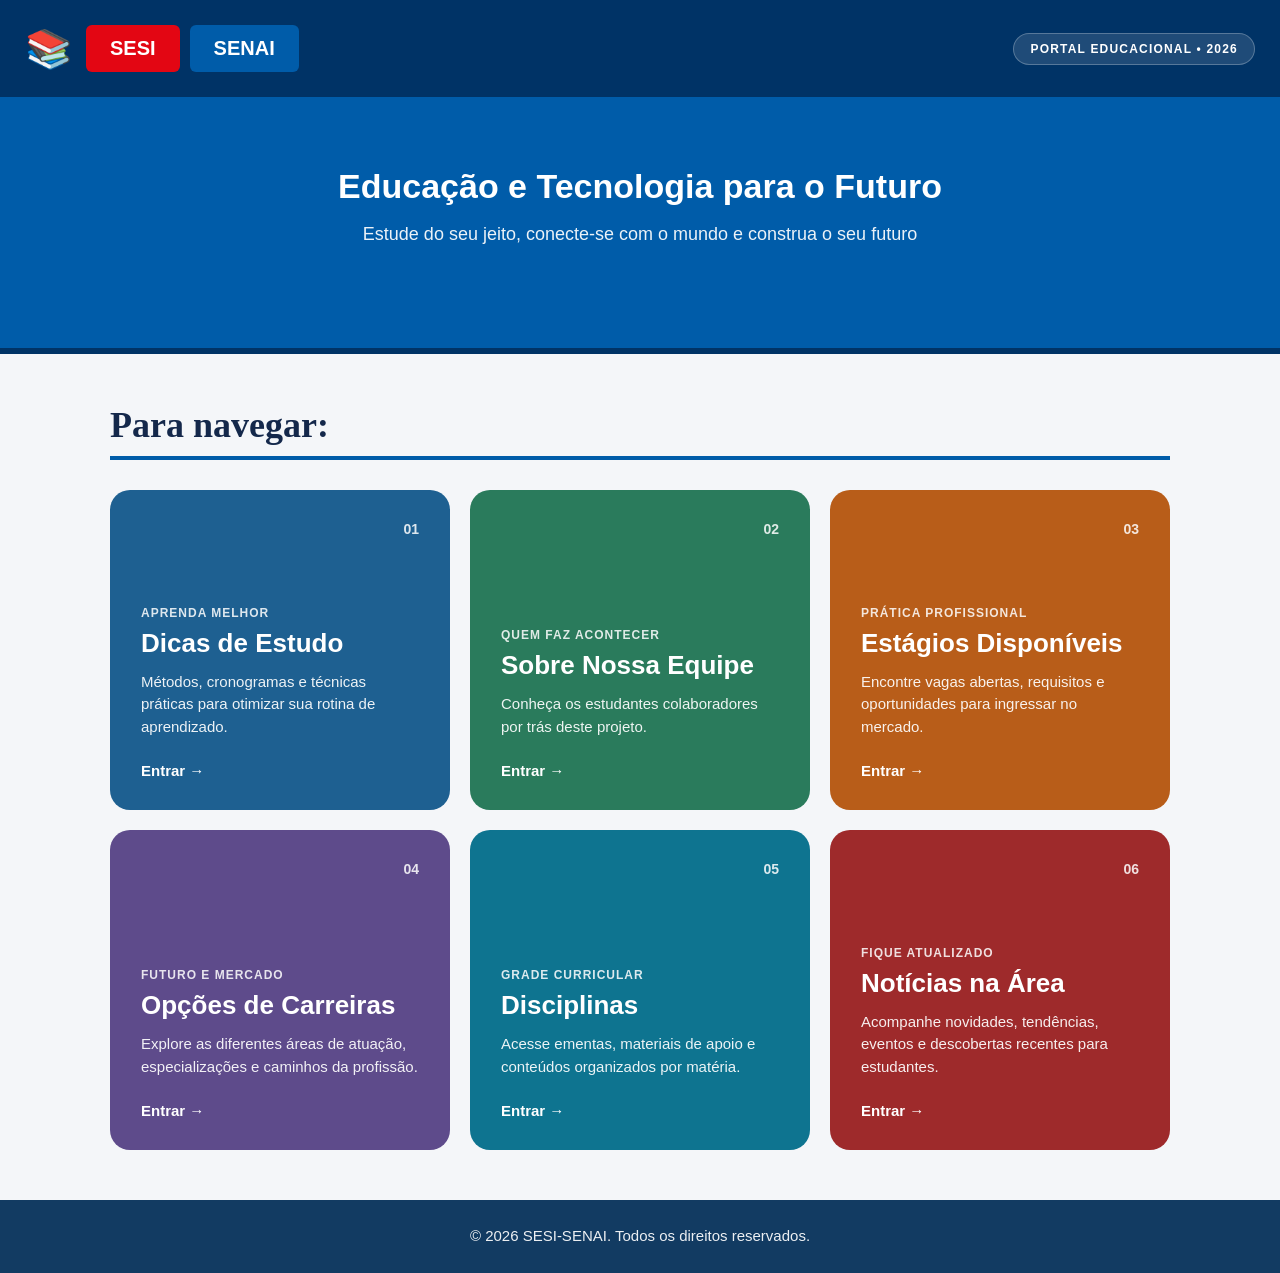
<file: index.html>
<!doctype html>
<html lang="pt-BR">
    <head>
        <meta charset="UTF-8" />
        <link rel="stylesheet" href="css/style.css" />
        <title>Portal Educacional | SESI-SENAI</title>
    </head>
    <body>
        <header>
            <span class="icone-livros">📚</span>
            <a href="#" class="btn sesi">SESI</a>
            <a href="#" class="btn senai">SENAI</a>

            <span class="tag">PORTAL EDUCACIONAL • 2026</span>
        </header>

        <main>
            <section id="inicio" class="banner">
                <h1>Educação e Tecnologia para o Futuro</h1>
                <p>Estude do seu jeito, conecte-se com o mundo e construa o seu futuro</p>
            </section>

            <section class="navegacao">
                <h1>Para navegar:</h1>

                <section class="lista-cards">
                    <a href="pages/dicas.html" class="card cor-1">
                        <span class="numero">01</span>
                        <small>APRENDA MELHOR</small>
                        <h2>Dicas de Estudo</h2>
                        <p>
                            Métodos, cronogramas e técnicas práticas para otimizar sua rotina de
                            aprendizado.
                        </p>
                        <span class="botao">Entrar →</span>
                    </a>

                    <a href="pages/sobre.html" class="card cor-2">
                        <span class="numero">02</span>
                        <small>QUEM FAZ ACONTECER</small>
                        <h2>Sobre Nossa Equipe</h2>
                        <p>Conheça os estudantes colaboradores por trás deste projeto.</p>
                        <span class="botao">Entrar →</span>
                    </a>

                    <a href="pages/estagio.html" class="card cor-3">
                        <span class="numero">03</span>
                        <small>PRÁTICA PROFISSIONAL</small>
                        <h2>Estágios Disponíveis</h2>
                        <p>
                            Encontre vagas abertas, requisitos e oportunidades para ingressar no
                            mercado.
                        </p>
                        <span class="botao">Entrar →</span>
                    </a>

                    <a href="pages/carreiras.html" class="card cor-4">
                        <span class="numero">04</span>
                        <small>FUTURO E MERCADO</small>
                        <h2>Opções de Carreiras</h2>
                        <p>
                            Explore as diferentes áreas de atuação, especializações e caminhos da
                            profissão.
                        </p>
                        <span class="botao">Entrar →</span>
                    </a>

                    <a href="pages/disciplina.html" class="card cor-5">
                        <span class="numero">05</span>
                        <small>GRADE CURRICULAR</small>
                        <h2>Disciplinas</h2>
                        <p>
                            Acesse ementas, materiais de apoio e conteúdos organizados por matéria.
                        </p>
                        <span class="botao">Entrar →</span>
                    </a>

                    <a href="pages/noticias/NoticiaspaginaInicial.html" class="card cor-6">
                        <span class="numero">06</span>
                        <small>FIQUE ATUALIZADO</small>
                        <h2>Notícias na Área</h2>
                        <p>
                            Acompanhe novidades, tendências, eventos e descobertas recentes para
                            estudantes.
                        </p>
                        <span class="botao">Entrar →</span>
                    </a>
                </section>
            </section>
        </main>
        <footer>
            <p>&copy; 2026 SESI-SENAI. Todos os direitos reservados.</p>
        </footer>
    </body>
</html>
</file>
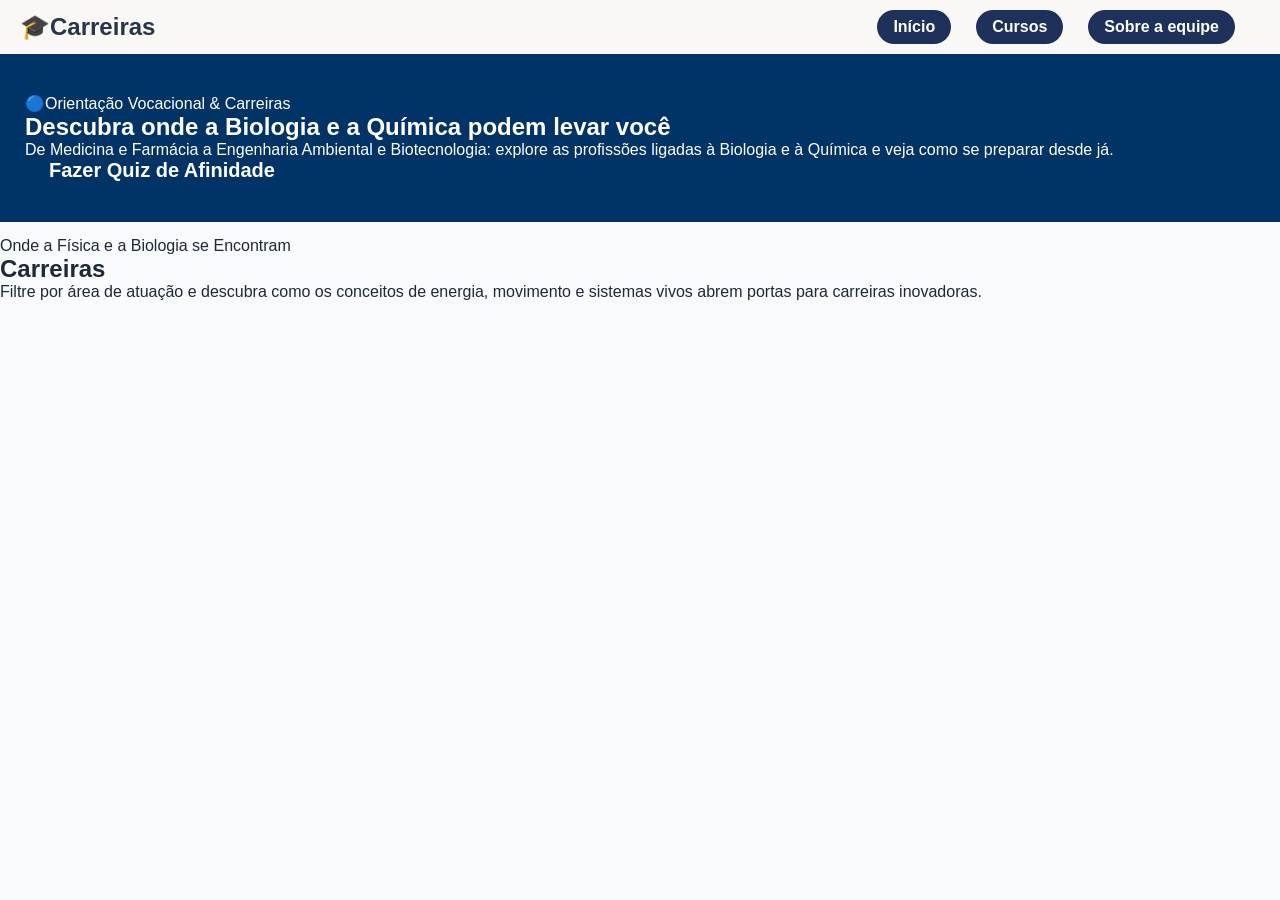
<file: pages/carreiras.html>
<!DOCTYPE html>
<html lang="pt-BR">
    <head>
        <meta charset="UTF-8">
        <link rel="stylesheet" href="../css/carreiras.css">
        <title>Portal Educacional | SESI-SENAI</title>
    </head>
    <body>
        <header>
            <p class="titulo">🎓Carreiras</p>
            <a href="#" class="link inicio">Início</a>
            <a href="#" class="link cursos">Cursos</a>
            <a href="#" class="link sobre">Sobre a equipe</a>
        </header>
    
    <main>
        <section id="slogan">
            <arcticle>
                <p class="texto_pequeno">🔵Orientação Vocacional & Carreiras</p>
                <h1>Descubra onde a Biologia e a Química podem levar você</h1>
                <p class="subtitulo">De Medicina e Farmácia a Engenharia Ambiental e Biotecnologia: explore as profissões ligadas à Biologia e à Química e veja como se preparar desde já.</p>
                <div class="button">
                <a href="#explorador" class="btn">Fazer Quiz de Afinidade</a>
                </div>
            </arcticle>
        </section>

        <section id="carreiras">
            <section id="galeria">
            <p>Onde a Física e a Biologia se Encontram</p>
            <h2>Carreiras</h2>
            <p>Filtre por área de atuação e descubra como os conceitos de energia, movimento e sistemas vivos abrem portas para carreiras inovadoras.</p>
        </section>
    </section>
    </main>
</body>
</html>
</file>
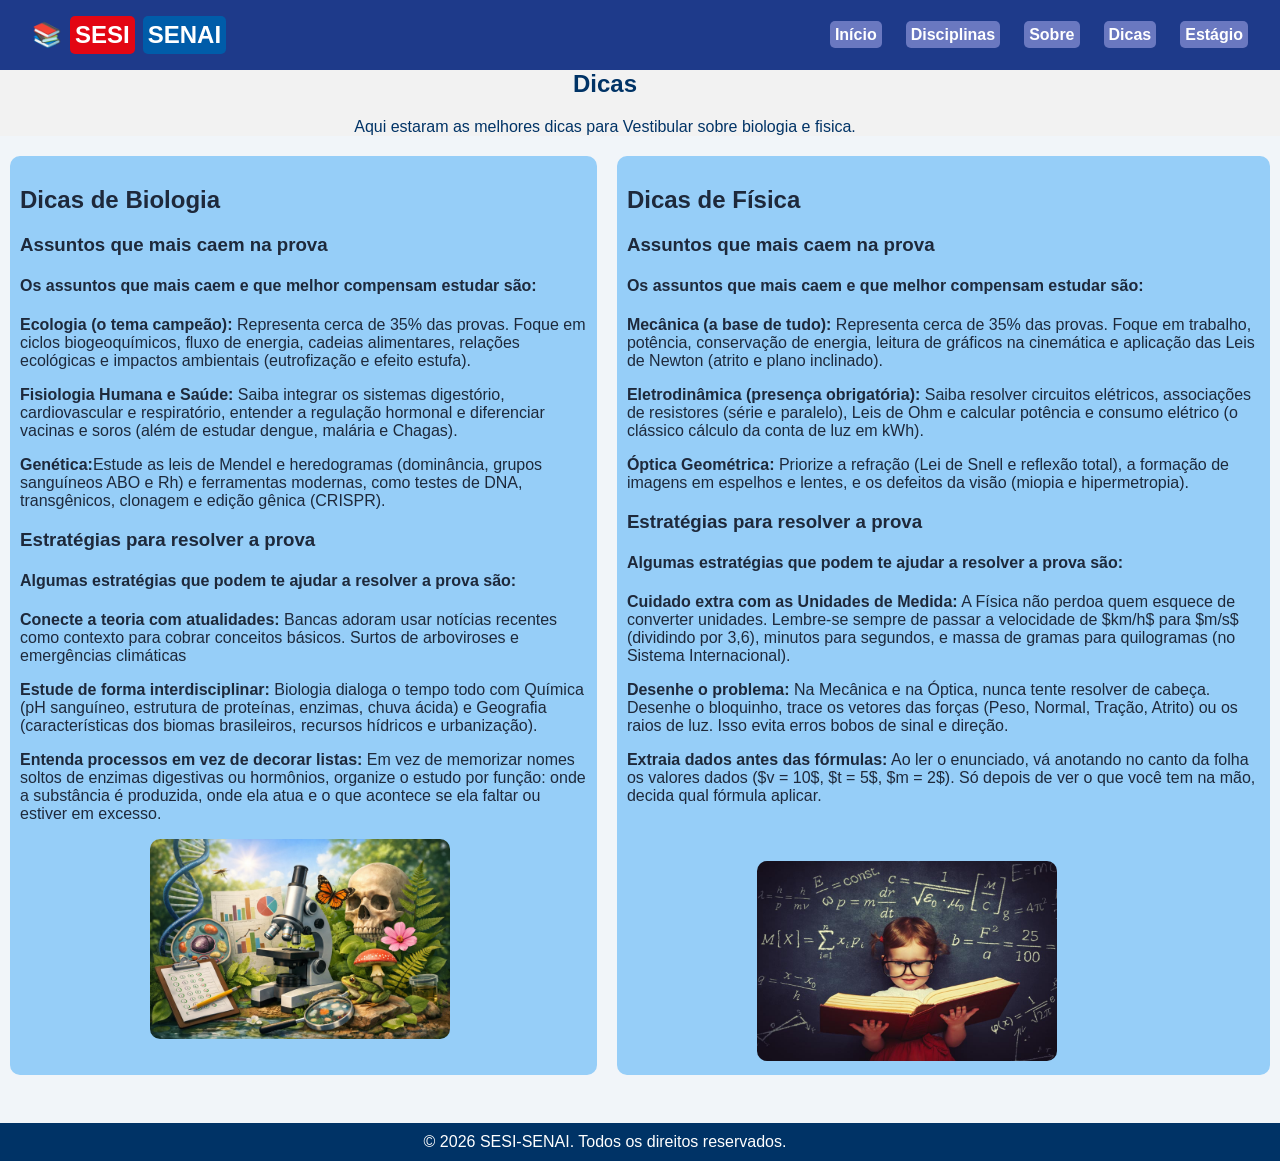
<file: pages/dicas.html>
<!DOCTYPE html>
<html lang="PT-BR">
    <head>
        <meta charset="UTF-8"/>
        <title>Dicas</title>
        <Link rel="stylesheet" href="../css/dicas.css"/>
    </head>
        <header class="cabecalho">
    <article class="Escola2">
        <a href="../index.html" class="logo">📚</a>
        <p id="SESI" class="Escola">SESI</p>
        <p id="SENAI" class="Escola">SENAI</p>
    </article>

    <article class="menu-container">
        <ul class="menu">
            <li><a href="../index.html">Início</a></li>
            <li><a href="disciplinas.html">Disciplinas</a></li>
            <li><a href="sobre.html">Sobre</a></li>
            <li><a href="dicas.html">Dicas</a></li>
            <li><a href="estagio.html">Estágio</a></li>
        </ul>
    </article>
</header>

    <body>
    <main>
        <section id="intro2">
        <h1>Dicas</h1>
        <p id="intro">Aqui estaram as melhores dicas para Vestibular sobre biologia e fisica.</p>
        </section>

        <section id="dicas_gerais">

        <section id="dicas_biologia">
            <h2>Dicas de Biologia</h2>
            <h3>Assuntos que mais caem na prova</h3>
            <h4>Os assuntos que mais caem e que melhor compensam estudar são:</h4>
            <p><strong>Ecologia (o tema campeão):</strong> Representa cerca de 35% das provas. Foque em ciclos biogeoquímicos, fluxo de energia, cadeias alimentares, relações ecológicas e impactos ambientais (eutrofização e efeito estufa).</p>
            <p><strong>Fisiologia Humana e Saúde:</strong> Saiba integrar os sistemas digestório, cardiovascular e respiratório, entender a regulação hormonal e diferenciar vacinas e soros (além de estudar dengue, malária e Chagas).</p>
            <p><strong>Genética:</strong>Estude as leis de Mendel e heredogramas (dominância, grupos sanguíneos ABO e Rh) e ferramentas modernas, como testes de DNA, transgênicos, clonagem e edição gênica (CRISPR).</p>

            <h3>Estratégias para resolver a prova</h3>
            <h4>Algumas estratégias que podem te ajudar a resolver a prova são:</h4>
            <P><strong>Conecte a teoria com atualidades:</strong> Bancas adoram usar notícias recentes como contexto para cobrar conceitos básicos. Surtos de arboviroses e emergências climáticas<P>
            <P><strong>Estude de forma interdisciplinar:</strong> Biologia dialoga o tempo todo com Química (pH sanguíneo, estrutura de proteínas, enzimas, chuva ácida) e Geografia (características dos biomas brasileiros, recursos hídricos e urbanização).</P>
            <P><strong>Entenda processos em vez de decorar listas:</strong> Em vez de memorizar nomes soltos de enzimas digestivas ou hormônios, organize o estudo por função: onde a substância é produzida, onde ela atua e o que acontece se ela faltar ou estiver em excesso.</P>
            <img src="../assets/img/dicas_biologia.jpg" alt="Imagem de Biologia" id="img_bio">

        </section>

        <section id="dicas_fisica">
            <h2>Dicas de Física</h2>
            <h3>Assuntos que mais caem na prova</h3>
            <h4>Os assuntos que mais caem e que melhor compensam estudar são:</h4>
            <P><strong>Mecânica (a base de tudo):</strong> Representa cerca de 35% das provas. Foque em trabalho, potência, conservação de energia, leitura de gráficos na cinemática e aplicação das Leis de Newton (atrito e plano inclinado).</P>
            <P><strong>Eletrodinâmica (presença obrigatória):</strong> Saiba resolver circuitos elétricos, associações de resistores (série e paralelo), Leis de Ohm e calcular potência e consumo elétrico (o clássico cálculo da conta de luz em kWh).</P>
            <P><strong>Óptica Geométrica:</strong> Priorize a refração (Lei de Snell e reflexão total), a formação de imagens em espelhos e lentes, e os defeitos da visão (miopia e hipermetropia).</P>
            <h3>Estratégias para resolver a prova</h3>
            <h4>Algumas estratégias que podem te ajudar a resolver a prova são:</h4>
            <p><strong>Cuidado extra com as Unidades de Medida:</strong> A Física não perdoa quem esquece de converter unidades. Lembre-se sempre de passar a velocidade de $km/h$ para $m/s$ (dividindo por 3,6), minutos para segundos, e massa de gramas para quilogramas (no Sistema Internacional).</p>
            <P><strong>Desenhe o problema:</strong> Na Mecânica e na Óptica, nunca tente resolver de cabeça. Desenhe o bloquinho, trace os vetores das forças (Peso, Normal, Tração, Atrito) ou os raios de luz. Isso evita erros bobos de sinal e direção.</P>
            <P><strong>Extraia dados antes das fórmulas:</strong> Ao ler o enunciado, vá anotando no canto da folha os valores dados ($v = 10$, $t = 5$, $m = 2$). Só depois de ver o que você tem na mão, decida qual fórmula aplicar.</P>
            <img src="../assets/img/dicas_fisica.jpg" alt="Imagem de Física" id="img_fis">
        </section>
        </section>
    </main>

</body>
<br>
<footer>
    <span>© 2026 SESI-SENAI. Todos os direitos reservados.</span>
</footer>
</html>
</file>
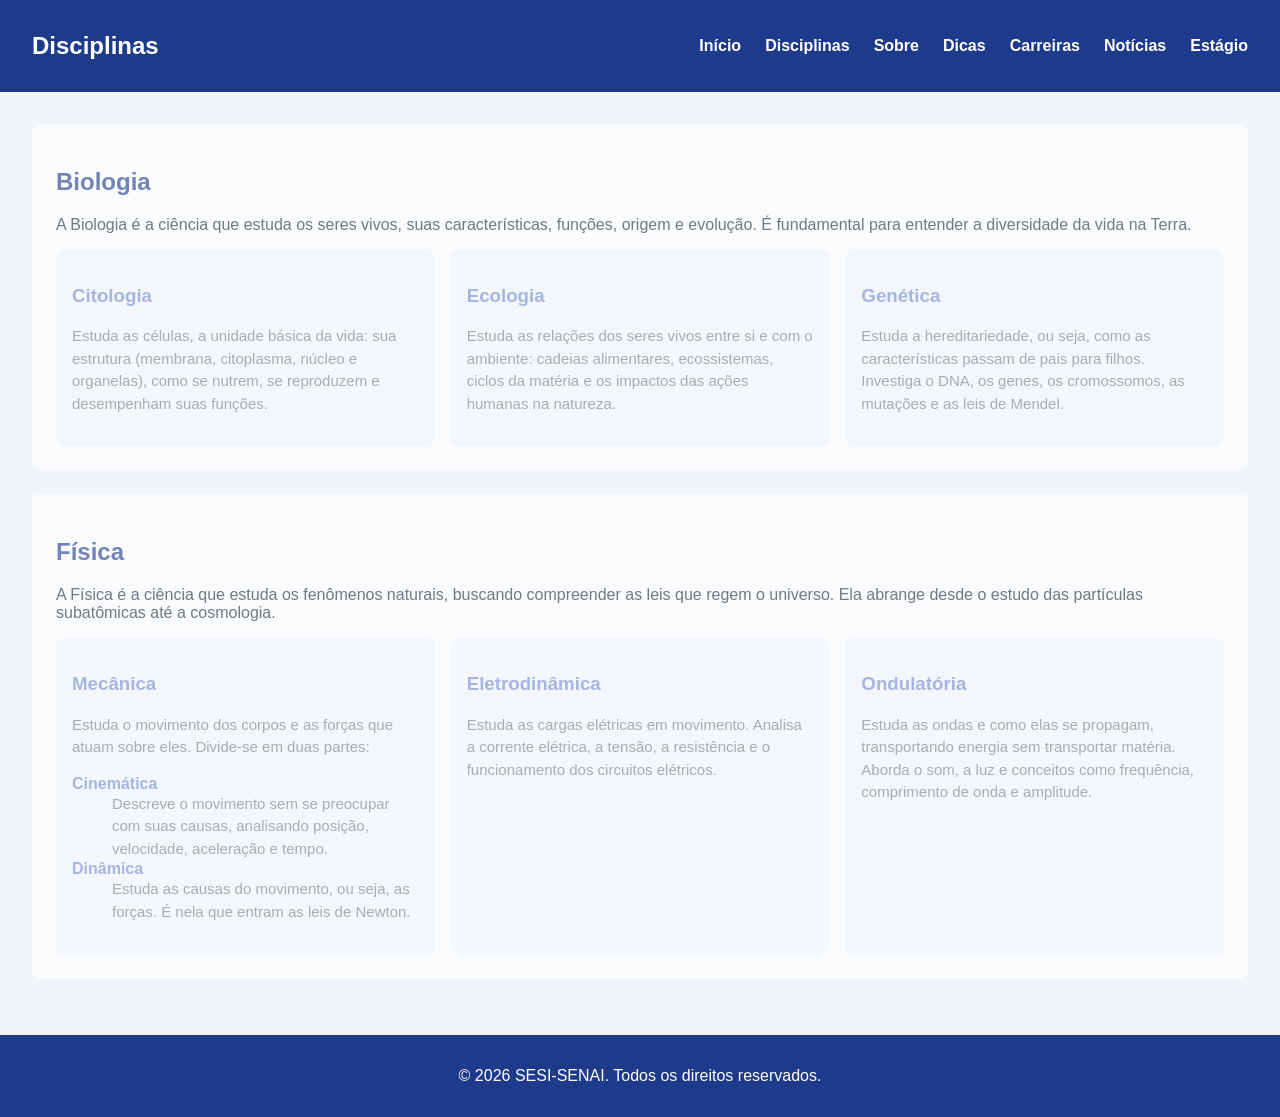
<file: pages/disciplina.html>
<!DOCTYPE html>
<html lang="pt-BR">
<head>
    <meta charset="UTF-8">
    <meta name="viewport" content="width=device-width, initial-scale=1">
    <title>Portal Educacional SESI | SENAI</title>
    <link rel="stylesheet" href="../css/disciplina.css"/>
</head>
<body>
    <header>
        <h1>Disciplinas</h1>
        <a href="../index.html">Início</a>
        <a href="disciplinas.html">Disciplinas</a>
        <a href="sobre.html">Sobre</a>
        <a href="dicas.html">Dicas</a>
        <a href="carreiras.html">Carreiras</a>
        <a href="noticias.html">Notícias</a>
        <a href="estagio.html">Estágio</a>
    </header>

    <main>
        <section class="disciplina">
            <h2>Biologia</h2>
            <p>A Biologia é a ciência que estuda os seres vivos, suas características, funções, origem e evolução. É fundamental para entender a diversidade da vida na Terra.</p>

            <section class="subareas">
                <article class="subarea">
                    <h3>Citologia</h3>
                    <p>Estuda as células, a unidade básica da vida: sua estrutura (membrana, citoplasma, núcleo e organelas), como se nutrem, se reproduzem e desempenham suas funções.</p>
                </article>

                <article class="subarea">
                    <h3>Ecologia</h3>
                    <p>Estuda as relações dos seres vivos entre si e com o ambiente: cadeias alimentares, ecossistemas, ciclos da matéria e os impactos das ações humanas na natureza.</p>
                </article>

                <article class="subarea">
                    <h3>Genética</h3>
                    <p>Estuda a hereditariedade, ou seja, como as características passam de pais para filhos. Investiga o DNA, os genes, os cromossomos, as mutações e as leis de Mendel.</p>
                </article>
            </section>
        </section>

        <section class="disciplina">
            <h2>Física</h2>
            <p>A Física é a ciência que estuda os fenômenos naturais, buscando compreender as leis que regem o universo. Ela abrange desde o estudo das partículas subatômicas até a cosmologia.</p>

            <section class="subareas">
                <article class="subarea">
                    <h3>Mecânica</h3>
                    <p>Estuda o movimento dos corpos e as forças que atuam sobre eles. Divide-se em duas partes:</p>
                    <dl>
                        <dt>Cinemática</dt>
                        <dd>Descreve o movimento sem se preocupar com suas causas, analisando posição, velocidade, aceleração e tempo.</dd>

                        <dt>Dinâmica</dt>
                        <dd>Estuda as causas do movimento, ou seja, as forças. É nela que entram as leis de Newton.</dd>
                    </dl>
                </article>

                <article class="subarea">
                    <h3>Eletrodinâmica</h3>
                    <p>Estuda as cargas elétricas em movimento. Analisa a corrente elétrica, a tensão, a resistência e o funcionamento dos circuitos elétricos.</p>
                </article>

                <article class="subarea">
                    <h3>Ondulatória</h3>
                    <p>Estuda as ondas e como elas se propagam, transportando energia sem transportar matéria. Aborda o som, a luz e conceitos como frequência, comprimento de onda e amplitude.</p>
                </article>
            </section>
        </section>
    </main>
<footer>
    <span>© 2026 SESI-SENAI. Todos os direitos reservados.</span>
</footer>
</body>
</html>
</file>
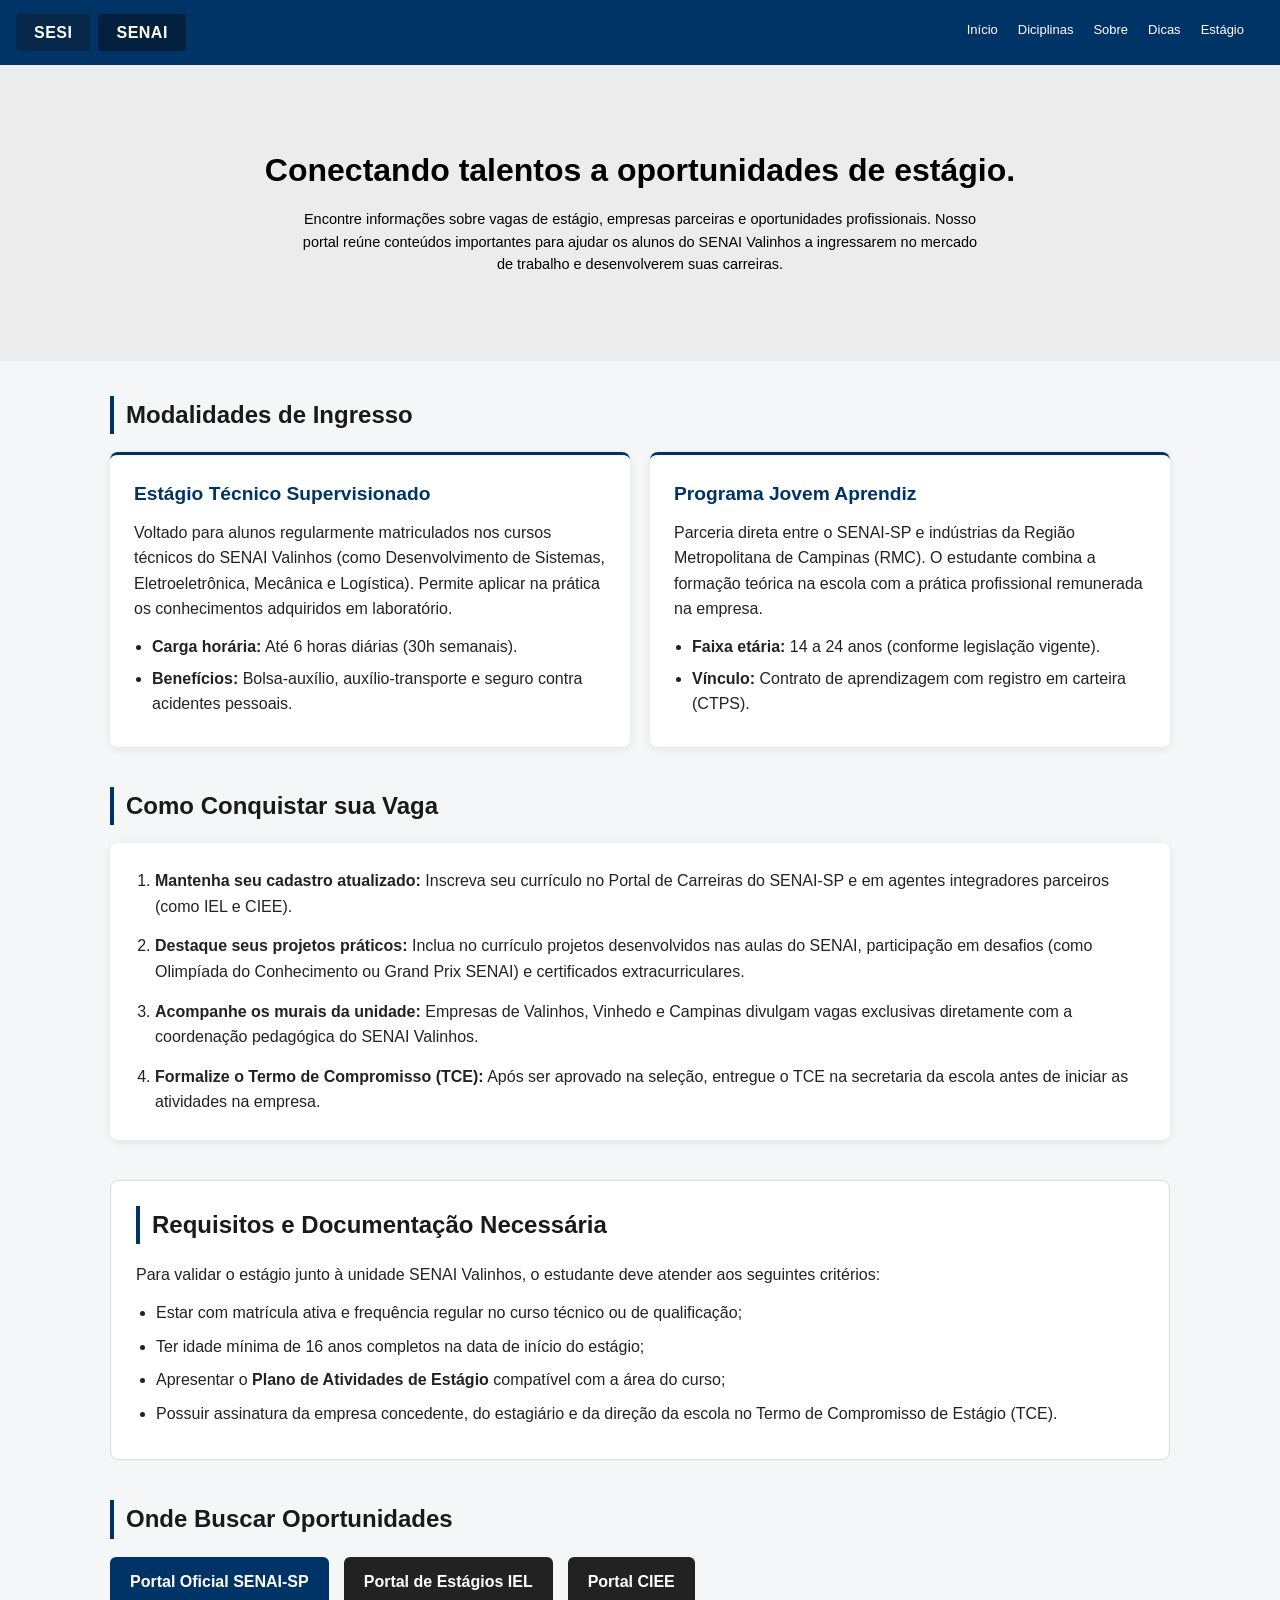
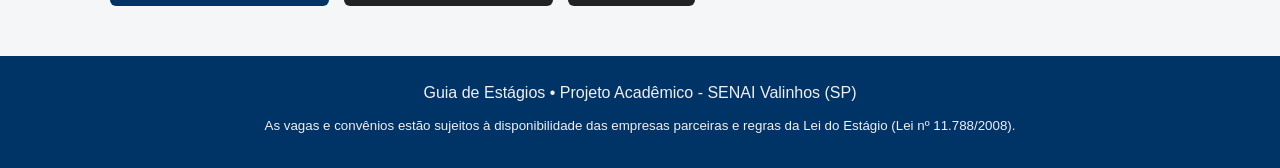
<file: pages/estagio.html>
<!DOCTYPE html>
<html lang="pt-BR">
<head>
    <meta charset="UTF-8">
    <meta name="viewport" content="width=device-width, initial-scale=1.0">
    <title><Embed></Embed>stágios e Oportunidades | SENAI Valinhos</title>
    <link rel="stylesheet" href="../css/estagio.css">
</head>
<body>

    <header class="cabecalho">
        <div class="logos">
            <span class="badge sesi">SESI</span>
            <span class="badge senai">SENAI</span>
        </div>
        <nav class="menu">
            <ul>
                <li><a href="../index.html">Início</a></li>
                <li><a href="#">Diciplinas</a></li>
                <li><a href="#">Sobre</a></li>
                <li><a href="#">Dicas</a></li>
                <li><a href="#">Estágio</a></li>

            </ul>
        </nav>
    </header>

    <section class="banner">
        <h1>Conectando talentos a oportunidades de estágio.</h1>
        <p>Encontre informações sobre vagas de estágio, empresas parceiras e oportunidades profissionais. Nosso portal reúne conteúdos importantes para ajudar os alunos do SENAI Valinhos a ingressarem no mercado de trabalho e desenvolverem suas carreiras.</p>
    </section>

    <main class="conteudo-principal">
        
        <section class="secao">
            <h3>Modalidades de Ingresso</h3>
            <ul class="cards-grid">
                <li class="card">
                    <article>
                        <h4>Estágio Técnico Supervisionado</h4>
                        <p>Voltado para alunos regularmente matriculados nos cursos técnicos do SENAI Valinhos (como Desenvolvimento de Sistemas, Eletroeletrônica, Mecânica e Logística). Permite aplicar na prática os conhecimentos adquiridos em laboratório.</p>
                        <ul>
                            <li><strong>Carga horária:</strong> Até 6 horas diárias (30h semanais).</li>
                            <li><strong>Benefícios:</strong> Bolsa-auxílio, auxílio-transporte e seguro contra acidentes pessoais.</li>
                        </ul>
                    </article>
                </li>

                <li class="card">
                    <article>
                        <h4>Programa Jovem Aprendiz</h4>
                        <p>Parceria direta entre o SENAI-SP e indústrias da Região Metropolitana de Campinas (RMC). O estudante combina a formação teórica na escola com a prática profissional remunerada na empresa.</p>
                        <ul>
                            <li><strong>Faixa etária:</strong> 14 a 24 anos (conforme legislação vigente).</li>
                            <li><strong>Vínculo:</strong> Contrato de aprendizagem com registro em carteira (CTPS).</li>
                        </ul>
                    </article>
                </li>
            </ul>
        </section>

        <section class="secao">
            <h3>Como Conquistar sua Vaga</h3>
            <ol class="lista-passos">
                <li>
                    <strong>Mantenha seu cadastro atualizado:</strong> Inscreva seu currículo no Portal de Carreiras do SENAI-SP e em agentes integradores parceiros (como IEL e CIEE).
                </li>
                <li>
                    <strong>Destaque seus projetos práticos:</strong> Inclua no currículo projetos desenvolvidos nas aulas do SENAI, participação em desafios (como Olimpíada do Conhecimento ou Grand Prix SENAI) e certificados extracurriculares.
                </li>
                <li>
                    <strong>Acompanhe os murais da unidade:</strong> Empresas de Valinhos, Vinhedo e Campinas divulgam vagas exclusivas diretamente com a coordenação pedagógica do SENAI Valinhos.
                </li>
                <li>
                    <strong>Formalize o Termo de Compromisso (TCE):</strong> Após ser aprovado na seleção, entregue o TCE na secretaria da escola antes de iniciar as atividades na empresa.
                </li>
            </ol>
        </section>

        <section class="secao destaque-box">
            <h3>Requisitos e Documentação Necessária</h3>
            <p>Para validar o estágio junto à unidade SENAI Valinhos, o estudante deve atender aos seguintes critérios:</p>
            <ul class="lista-checklist">
                <li>Estar com matrícula ativa e frequência regular no curso técnico ou de qualificação;</li>
                <li>Ter idade mínima de 16 anos completos na data de início do estágio;</li>
                <li>Apresentar o <strong>Plano de Atividades de Estágio</strong> compatível com a área do curso;</li>
                <li>Possuir assinatura da empresa concedente, do estagiário e da direção da escola no Termo de Compromisso de Estágio (TCE).</li>
            </ul>
        </section>

        <section class="secao">
            <h3>Onde Buscar Oportunidades</h3>
            <ul class="links-uteis">
                <li><a href="https://www.sp.senai.br/" target="_blank" rel="noopener noreferrer" class="btn-primario">Portal Oficial SENAI-SP</a></li>
                <li><a href="https://www.iel.org.br/" target="_blank" rel="noopener noreferrer" class="btn-secundario">Portal de Estágios IEL</a></li>
                <li><a href="https://portal.ciee.org.br/" target="_blank" rel="noopener noreferrer" class="btn-secundario">Portal CIEE</a></li>
            </ul>
        </section>

    </main>

    <footer class="rodape">
        <p>Guia de Estágios &bull; Projeto Acadêmico - SENAI Valinhos (SP)</p>
        <p><small>As vagas e convênios estão sujeitos à disponibilidade das empresas parceiras e regras da Lei do Estágio (Lei nº 11.788/2008).</small></p>
    </footer>

</body>
</html>
</file>
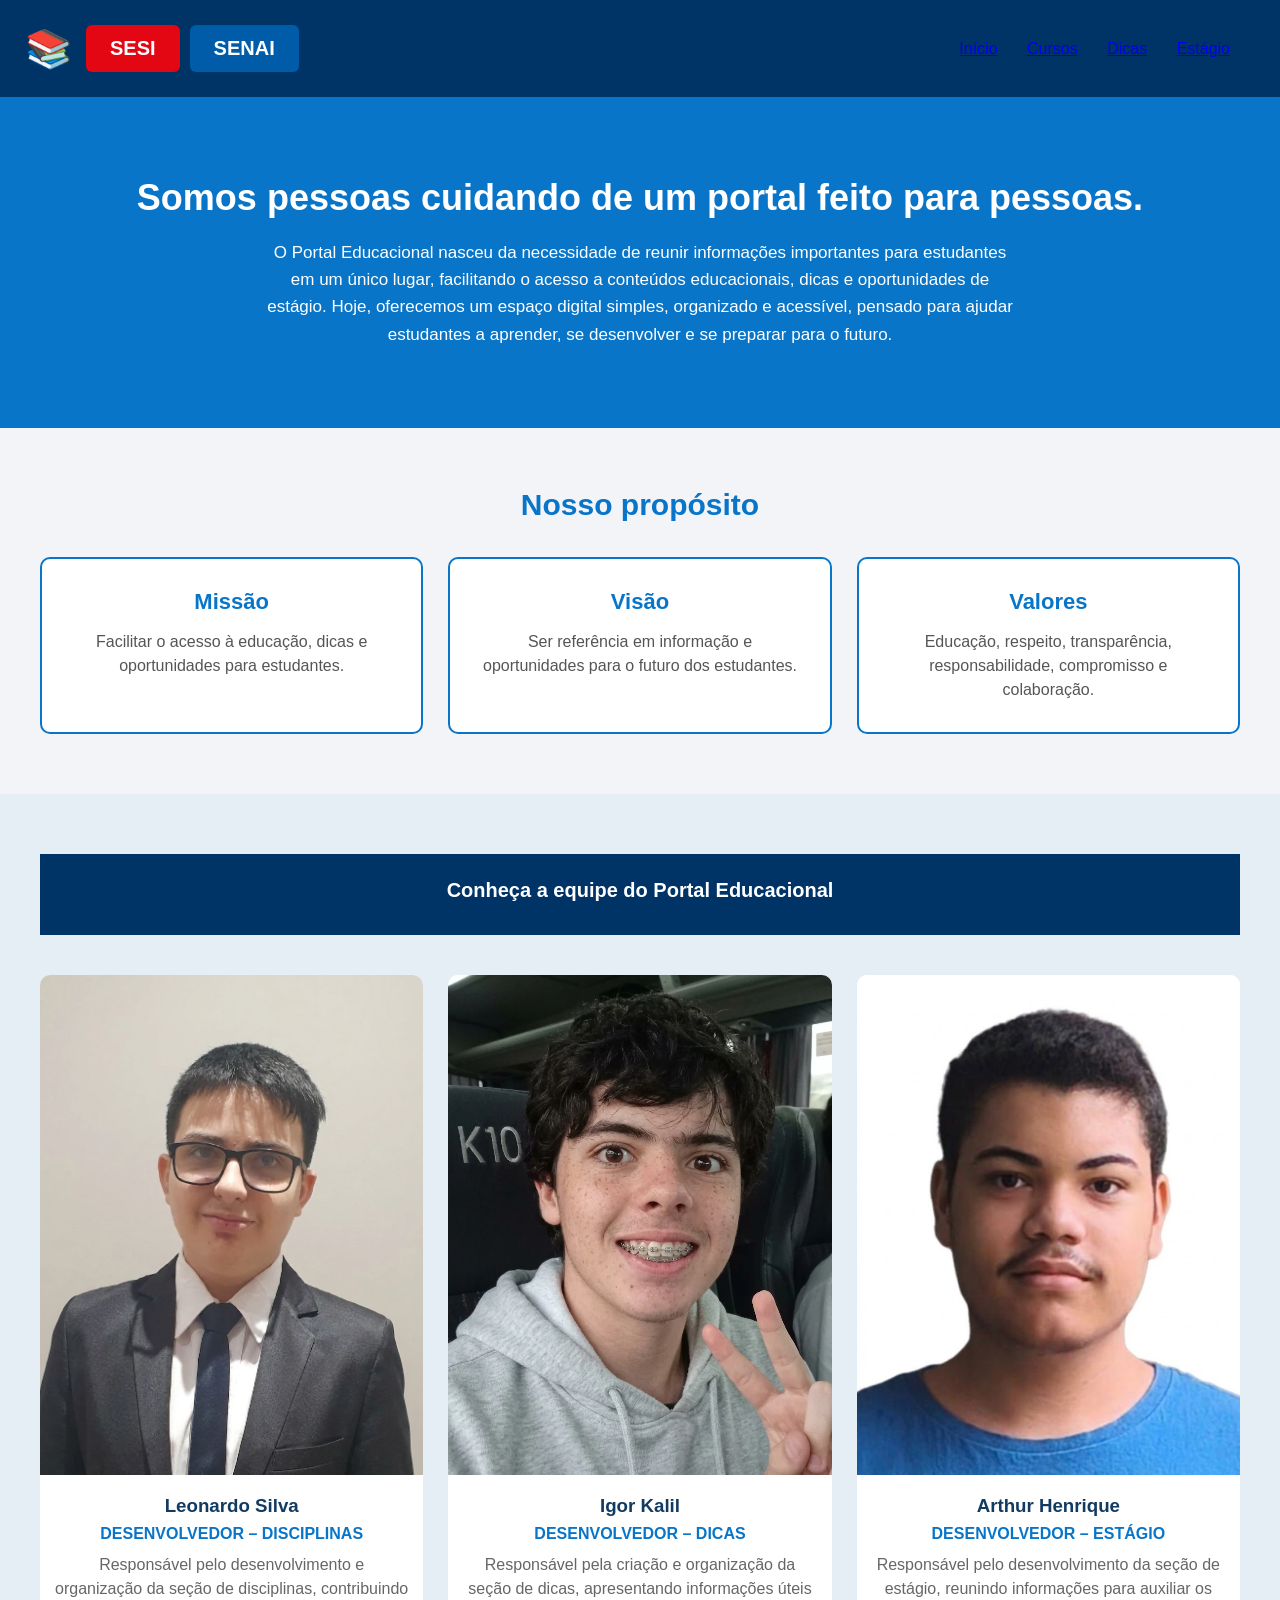
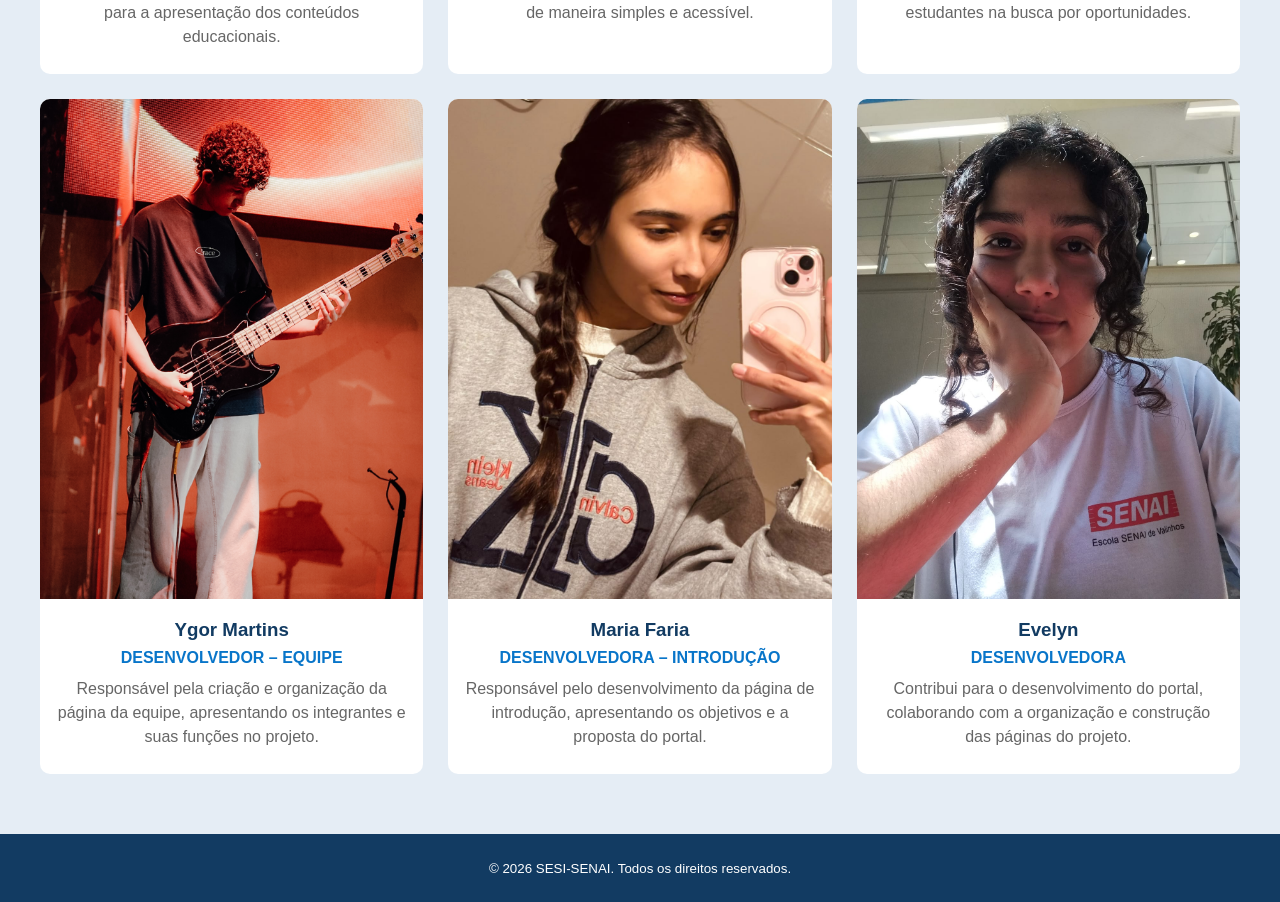
<file: pages/sobre.html>
<!DOCTYPE html>
<html lang="pt-BR">
<head>
  <meta charset="UTF-8">
  <meta name="viewport" content="width=device-width, initial-scale=1.0">
  <link rel="stylesheet" href="../css/sobre.css">
  <title>Portal Educacional | SESI-SENAI</title>
</head>
<body>
  <header>
    <span class="icone-livros" aria-hidden="true">📚</span>
    <a href="#" class="btn sesi">SESI</a>
    <a href="#" class="btn senai">SENAI</a>

    <nav aria-label="Navegação principal">
      <a href="../index.html" class="link inicio">Início</a>
      <a href="disciplina.html" class="link cursos">Cursos</a>
      <a href="dicas.html" class="link dicas">Dicas</a>
      <a href="estagio.html" class="link estagio">Estágio</a>
    </nav>
  </header>

  <main>
    <section class="hero" aria-labelledby="titulo-hero">
      <h1 id="titulo-hero">Somos pessoas cuidando de um portal feito para pessoas.</h1>
      <p class="hero-texto">
        O Portal Educacional nasceu da necessidade de reunir informações importantes para estudantes em um único lugar, facilitando o acesso a conteúdos educacionais, dicas e oportunidades de estágio. Hoje, oferecemos um espaço digital simples, organizado e acessível, pensado para ajudar estudantes a aprender, se desenvolver e se preparar para o futuro.
      </p>
    </section>

    <section class="proposito" aria-labelledby="titulo-proposito">
      <h2 id="titulo-proposito">Nosso propósito</h2>
      <ul class="proposito-lista">
        <li>
          <h3>Missão</h3>
          <p>Facilitar o acesso à educação, dicas e oportunidades para estudantes.</p>
        </li>
        <li>
          <h3>Visão</h3>
          <p>Ser referência em informação e oportunidades para o futuro dos estudantes.</p>
        </li>
        <li>
          <h3>Valores</h3>
          <p>Educação, respeito, transparência, responsabilidade, compromisso e colaboração.</p>
        </li>
      </ul>
    </section>

    <section class="equipe" aria-labelledby="titulo-equipe">
      <header class="equipe-intro">
        <h2 id="titulo-equipe">Conheça a equipe do Portal Educacional</h2>
      </header>

      <ul class="equipe-grade">
        <li class="leonardo">
          <article>
            <figure class="foto">
              <img src="../assects/img/leo.png" alt="Foto de Leonardo Silva" width="400" height="500" loading="lazy">
            </figure>
            <h3>Leonardo Silva</h3>
            <p class="cargo">DESENVOLVEDOR – DISCIPLINAS</p>
            <p>Responsável pelo desenvolvimento e organização da seção de disciplinas, contribuindo para a apresentação dos conteúdos educacionais.</p>
          </article>
        </li>

        <li class="igor">
          <article>
            <figure class="foto">
              <img src="../assects/img/kalil.png" alt="Foto de Igor Kalil" width="400" height="500" loading="lazy">
            </figure>
            <h3>Igor Kalil</h3>
            <p class="cargo">DESENVOLVEDOR – DICAS</p>
            <p>Responsável pela criação e organização da seção de dicas, apresentando informações úteis de maneira simples e acessível.</p>
          </article>
        </li>

        <li class="arthur">
          <article>
            <figure class="foto">
              <img src="../assects/img/arthur.jpg" alt="Foto de Arthur Henrique" width="400" height="500" loading="lazy">
            </figure>
            <h3>Arthur Henrique</h3>
            <p class="cargo">DESENVOLVEDOR – ESTÁGIO</p>
            <p>Responsável pelo desenvolvimento da seção de estágio, reunindo informações para auxiliar os estudantes na busca por oportunidades.</p>
          </article>
        </li>

        <li class="ygor">
          <article>
            <figure class="foto">
              <img src="../assects/img/yguinho.jpg" alt="Foto de Ygor Martins" width="400" height="500" loading="lazy">
            </figure>
            <h3>Ygor Martins</h3>
            <p class="cargo">DESENVOLVEDOR – EQUIPE</p>
            <p>Responsável pela criação e organização da página da equipe, apresentando os integrantes e suas funções no projeto.</p>
          </article>
        </li>

        <li class="maria">
          <article>
            <figure class="foto">
              <img src="../assects/img/duda.jpg" alt="Foto de Maria Faria" width="400" height="500" loading="lazy">
            </figure>
            <h3>Maria Faria</h3>
            <p class="cargo">DESENVOLVEDORA – INTRODUÇÃO</p>
            <p>Responsável pelo desenvolvimento da página de introdução, apresentando os objetivos e a proposta do portal.</p>
          </article>
        </li>

        <li class="evelyn">
          <article>
            <figure class="foto">
              <img src="../assects/img/evelyn.jpg" alt="Foto de Evelyn" width="400" height="500" loading="lazy">
            </figure>
            <h3>Evelyn</h3>
            <p class="cargo">DESENVOLVEDORA</p>
            <p>Contribui para o desenvolvimento do portal, colaborando com a organização e construção das páginas do projeto.</p>
          </article>
        </li>
      </ul>
    </section>
  </main>

  <footer>
    <small>© 2026 SESI-SENAI. Todos os direitos reservados.</small>
  </footer>
</body>
</html>
</file>
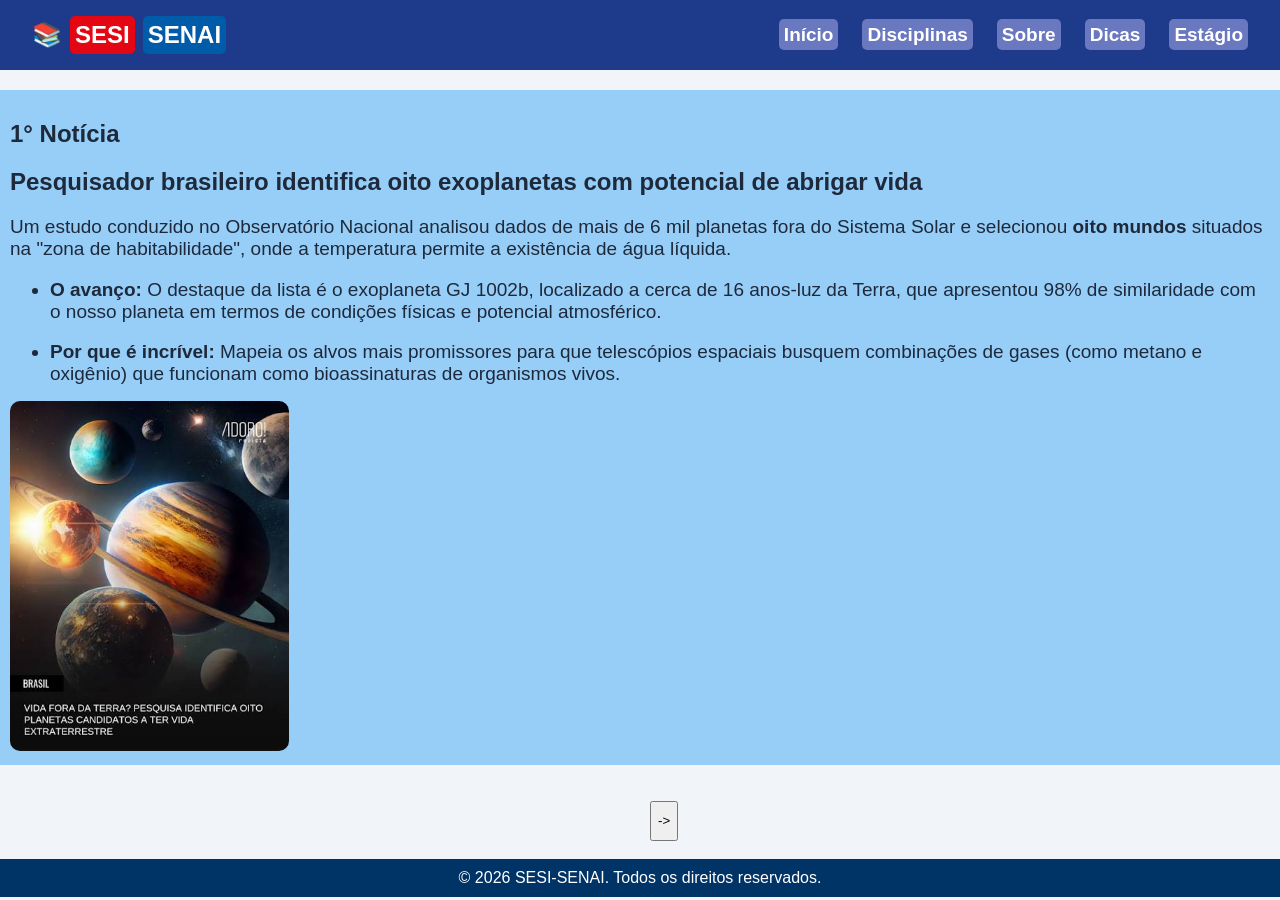
<file: pages/noticias/noticia1.html>
<!DOCTYPE html>
<html lang="PT-BR">
    <head>
        <meta charset="UTF-8"/>
        <title>Notícia 1</title>
        <link rel="stylesheet" href="../../css/noticia1.css"/>
    </head>
<body>
        <header class="cabecalho">
    <article class="Escola2">
        <a href="../index.html" class="logo">📚</a>
        <p id="SESI" class="Escola">SESI</p>
        <p id="SENAI" class="Escola">SENAI</p>
    </article>

    <article class="menu-container">
        <ul class="menu">
            <li><a href="../index.html">Início</a></li>
            <li><a href="disciplinas.html">Disciplinas</a></li>
            <li><a href="sobre.html">Sobre</a></li>
            <li><a href="dicas.html">Dicas</a></li>
            <li><a href="estagio.html">Estágio</a></li>
        </ul>
    </article>
</header>

    <main>
        <section id="intro">
            <h1>1° Notícia</h1>
            <h2 id="intro">Pesquisador brasileiro identifica oito exoplanetas com potencial de abrigar vida</h2>
            <p>Um estudo conduzido no Observatório Nacional analisou dados de mais de 6 mil planetas fora do Sistema Solar e selecionou <strong>oito mundos</strong> situados na "zona de habitabilidade", onde a temperatura permite a existência de água líquida.</p>
            <ul>
                <li><Strong>O avanço:</Strong> O destaque da lista é o exoplaneta GJ 1002b, localizado a cerca de 16 anos-luz da Terra, que apresentou 98% de similaridade com o nosso planeta em termos de condições físicas e potencial atmosférico.</li>
                <br>
                <li><Strong>Por que é incrível:</Strong> Mapeia os alvos mais promissores para que telescópios espaciais busquem combinações de gases (como metano e oxigênio) que funcionam como bioassinaturas de organismos vivos.</li>
          </ul>
                <img src="../../assets/img/noticias/8planetas.jpg" alt="Imagem artística de exoplanetas em órbita de uma estrela distante" class="imagem-noticia">
            
        </section>

        </main>
        </body>

        <br>
        <br>
        <button onclick="window.location.href='noticia2.html'">-></button>
        </button>
        <br>
        <br>
        




        <footer>
    <span>© 2026 SESI-SENAI. Todos os direitos reservados.</span>
</footer>
</file>
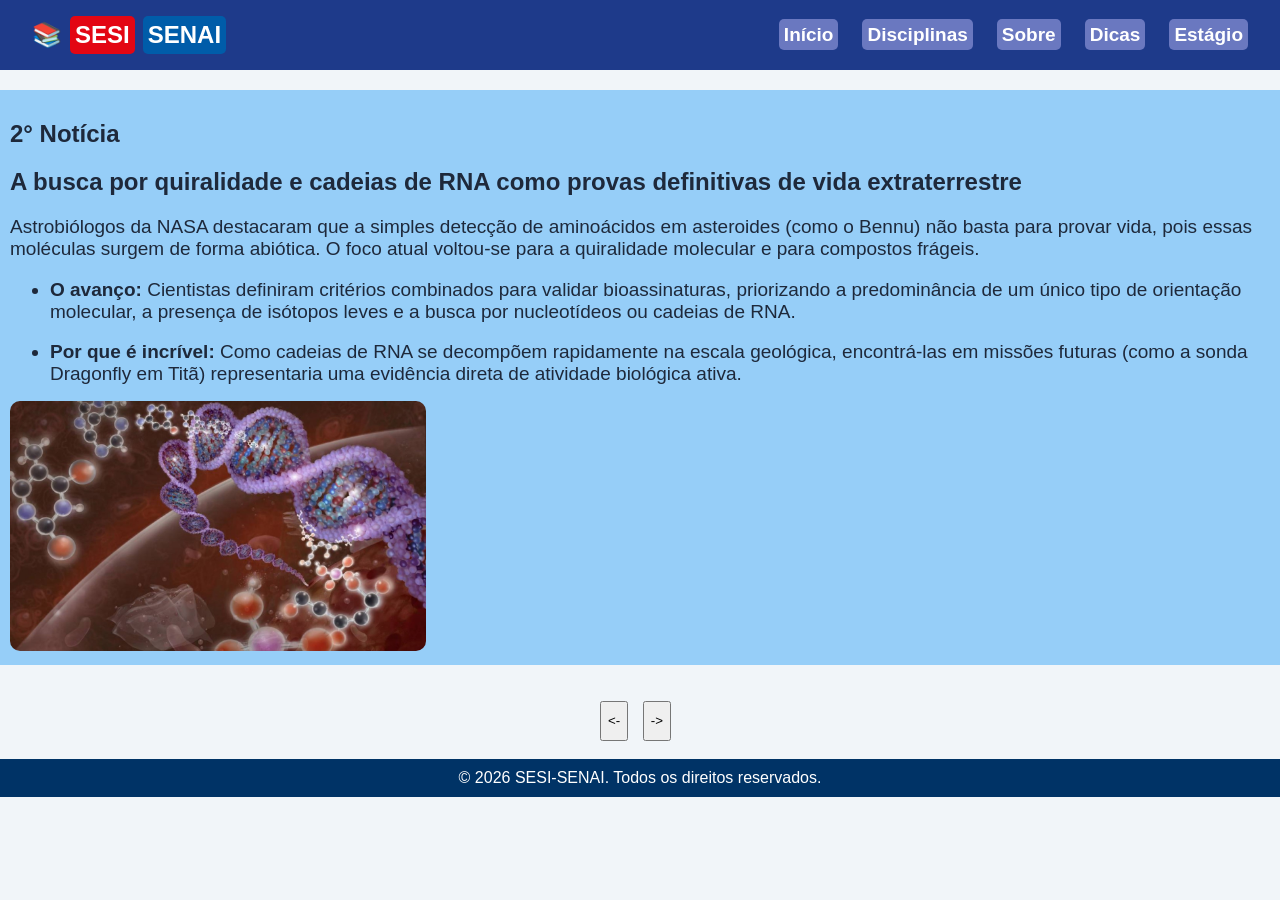
<file: pages/noticias/noticia2.html>
<!DOCTYPE html>
<html lang="PT-BR">
    <head>
        <meta charset="UTF-8"/>
        <title>Notícia 2</title>
        <link rel="stylesheet" href="../../css/noticia2.css"/>
    </head>
<body>
        <header class="cabecalho">
    <article class="Escola2">
        <a href="../index.html" class="logo">📚</a>
        <p id="SESI" class="Escola">SESI</p>
        <p id="SENAI" class="Escola">SENAI</p>
    </article>

    <article class="menu-container">
        <ul class="menu">
            <li><a href="../index.html">Início</a></li>
            <li><a href="disciplinas.html">Disciplinas</a></li>
            <li><a href="sobre.html">Sobre</a></li>
            <li><a href="dicas.html">Dicas</a></li>
            <li><a href="estagio.html">Estágio</a></li>
        </ul>
    </article>
</header>

    <main>
        <section id="intro">
            <h1>2° Notícia</h1>
            <h2 id="intro">A busca por quiralidade e cadeias de RNA como provas definitivas de vida extraterrestre</h2>
            <p>Astrobiólogos da NASA destacaram que a simples detecção de aminoácidos em asteroides (como o Bennu) não basta para provar vida, pois essas moléculas surgem de forma abiótica. O foco atual voltou-se para a quiralidade molecular e para compostos frágeis.</p>
            <ul>
                <li><Strong>O avanço:</Strong> Cientistas definiram critérios combinados para validar bioassinaturas, priorizando a predominância de um único tipo de orientação molecular, a presença de isótopos leves e a busca por nucleotídeos ou cadeias de RNA.</li>
                <br>
                <li><Strong>Por que é incrível:</Strong> Como cadeias de RNA se decompõem rapidamente na escala geológica, encontrá-las em missões futuras (como a sonda Dragonfly em Titã) representaria uma evidência direta de atividade biológica ativa.</li>
          </ul>
                <img src="../../assets/img/noticias/RNA(kalil).jpg" alt="Imagem de moléculas quirais em laboratório" class="imagem-noticia">
            
        </section>

        </main>
        </body>

        <br>
        <br>
        <button onclick="window.location.href='noticia1.html'"id=buttonA><-</button>
        </button>
        <button onclick="window.location.href='noticia3.html'" id="buttonB">-></button>
        </button>
        <br>
        <br>
        




        <footer>
    <span>© 2026 SESI-SENAI. Todos os direitos reservados.</span>
</footer>
</file>
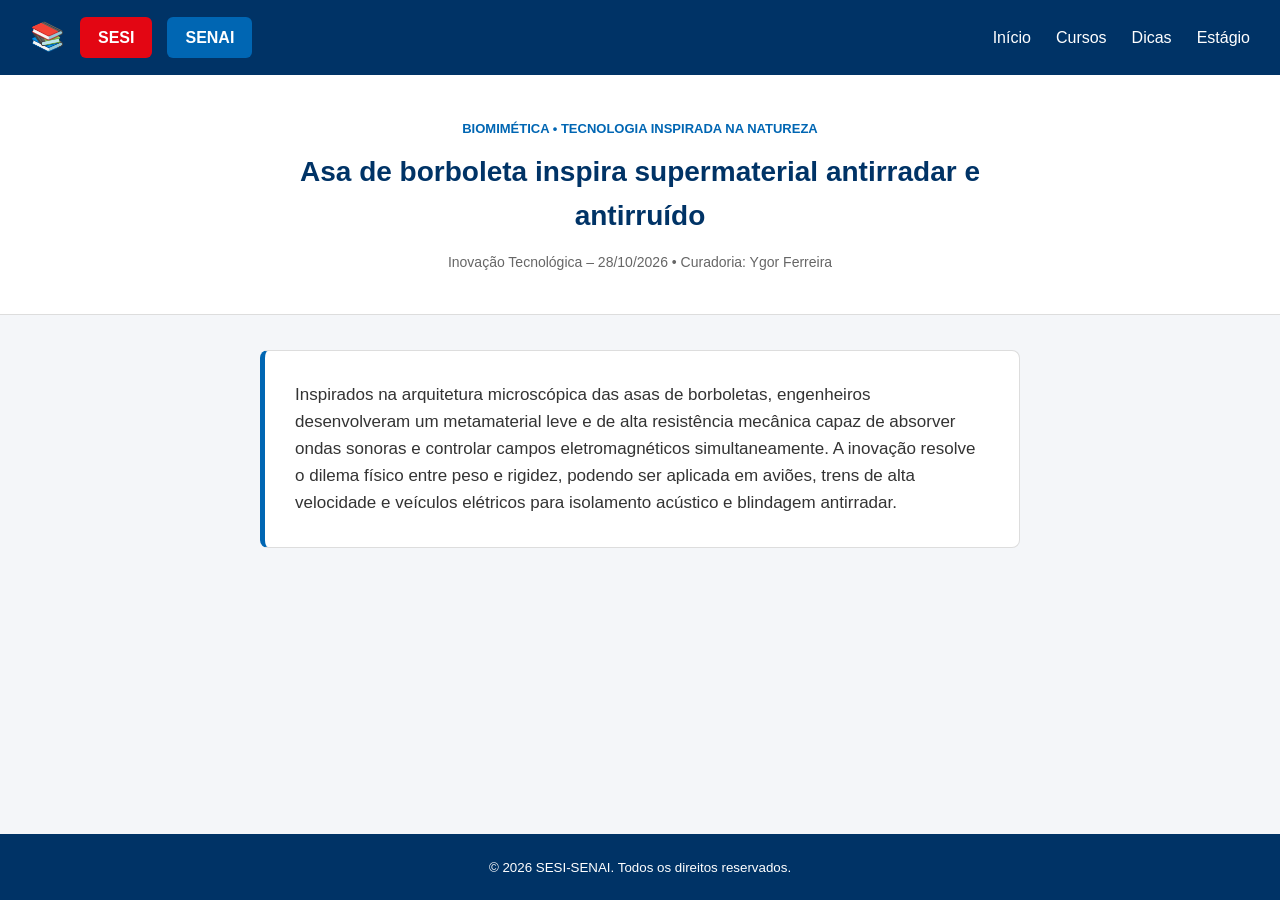
<file: pages/noticias/noticia20.html>
<!DOCTYPE html>
<html lang="pt-BR">
<head>
  <meta charset="UTF-8">
  <meta name="viewport" content="width=device-width, initial-scale=1.0">
  <link rel="stylesheet" href="../../css/noticia20.css">
  <title>Asa de borboleta inspira supermaterial | Portal Educacional SESI-SENAI</title>
</head>
<body>

  <header>
    <span class="icone-livros" aria-hidden="true">📚</span>
    <a href="#" class="btn sesi">SESI</a>
    <a href="#" class="btn senai">SENAI</a>

    <nav aria-label="Navegação principal">
      <a href="../../index.html" class="link">Início</a>
      <a href="../disciplina.html" class="link">Cursos</a>
      <a href="../dicas.html" class="link">Dicas</a>
      <a href="../estagio.html" class="link">Estágio</a>
    </nav>
  </header>

  <main>
    <section class="cabecalho-tema">
      <span class="categoria">Biomimética • Tecnologia Inspirada na Natureza</span>
      <h1>Asa de borboleta inspira supermaterial antirradar e antirruído</h1>
      <p class="info-publicacao">Inovação Tecnológica – 28/10/2026 • Curadoria: Ygor Ferreira</p>
    </section>

    <section class="area-noticia">
      <article class="card-noticia">
        <p>
          Inspirados na arquitetura microscópica das asas de borboletas, engenheiros desenvolveram um metamaterial leve e de alta resistência mecânica capaz de absorver ondas sonoras e controlar campos eletromagnéticos simultaneamente. A inovação resolve o dilema físico entre peso e rigidez, podendo ser aplicada em aviões, trens de alta velocidade e veículos elétricos para isolamento acústico e blindagem antirradar.
        </p>
      </article>
    </section>
  </main>

  <footer>
    <small>© 2026 SESI-SENAI. Todos os direitos reservados.</small>
  </footer>

</body>
</html>
</file>
<file: css/style.css>
* {
    margin: 0;
    padding: 0;
    box-sizing: border-box;
}

body {
    font-family: Arial, Helvetica, sans-serif;
    background-color: #f4f6f9;
    color: #14284b;
}

header {
    display: flex;
    align-items: center;
    background-color: #003366;
    padding: 25px;
}

header a {
    color: #ffffff;
    text-decoration: none;
}

.icone-livros {
    font-size: 38px;
    line-height: 1;
    margin-right: 14px;
}

.btn {
    color: #ffffff;
    font-family: Arial, sans-serif;
    font-weight: bold;
    font-size: 20px;
    text-decoration: none;
    padding: 12px 24px;
    border-radius: 6px;
    margin-right: 10px;
}

.btn:hover {
    opacity: 0.85;
}
.sesi {
    background-color: #e30613;
}

.senai {
    background-color: #005ca9;
}

.tag {
    margin-left: auto;
    color: #ffffff;
    background-color: rgba(255, 255, 255, 0.12);
    border: 1px solid rgba(255, 255, 255, 0.25);
    padding: 8px 16px;
    border-radius: 50px;
    font-size: 12px;
    font-weight: bold;
    letter-spacing: 1.2px;
}

.banner {
    background-color: #005ca9;
    color: #ffffff;
    text-align: center;
    padding: 70px 10%;
    border-bottom: 6px solid #003366;
}
.banner h1 {
    font-size: 34px;
    margin-top: 0;
    margin-bottom: 15px;
}

.banner p {
    font-size: 18px;
    max-width: 700px;
    margin: 0 auto 30px auto;
}

.navegacao h1 {
    font-family: Georgia, 'Times New Roman', serif;
    font-size: 36px;
    margin-bottom: 30px;
    padding-bottom: 10px;
    border-bottom: 4px solid #005ca9;
}
.navegacao {
    max-width: 1100px;
    margin: 0 auto;
    padding: 50px 20px;
}

h1 {
    font-size: 36px;
    margin-bottom: 30px;
}

.lista-cards {
    display: flex;
    flex-wrap: wrap;
    gap: 20px;
}

.card {
    flex: 1 1 300px;
    min-height: 320px;
    padding: 28px;
    border-radius: 20px;
    text-decoration: none;
    color: #ffffff;
    display: flex;
    flex-direction: column;
    border: 3px solid transparent;
}

.card:hover {
    opacity: 0.9;
    border: 3px solid #14284b;
}

.card:hover {
    opacity: 0.92;
}

.numero {
    align-self: flex-end;
    font-size: 14px;
    font-weight: bold;
    opacity: 0.85;
}

small {
    margin-top: auto;
    font-size: 12px;
    font-weight: bold;
    letter-spacing: 1px;
    margin-bottom: 8px;
    opacity: 0.85;
}

h2 {
    font-size: 26px;
    margin-bottom: 12px;
}

p {
    font-size: 15px;
    line-height: 1.5;
    margin-bottom: 24px;
    opacity: 0.92;
}

.botao {
    font-size: 15px;
    font-weight: bold;
}

.cor-1 {
    background-color: #1e6091;
}

.cor-2 {
    background-color: #2a7b5c;
}

.cor-3 {
    background-color: #b85d19;
}

.cor-4 {
    background-color: #5e4b8b;
}

.cor-5 {
    background-color: #0e7490;
}

.cor-6 {
    background-color: #9e2a2b;
}

footer {
    background-color: #123b62;
    color: white;
    text-align: center;
    padding: 25px;
}

footer p {
    margin-bottom: 0;
}
</file>
<file: css/carreiras.css>
*{
    margin: 0;
    padding: 0;
    box-sizing: border-box;
}


body {
    background-color: #F8FAFC;
    font-family: Verdana, Geneva, Tahoma, sans-serif;
    color: #1F2937;
}

header {
    display: flex;
    background-color: #FAF8F5;
    padding: 10px 20px;
    justify-content: space-between;
    align-items: center;

}
header a {
    color: #ffffff;
    text-decoration: none;
    background-color: #1d315a;
    font-weight: bold;
    padding: 8px 16px;
    border-radius: 20px;
}

.titulo{
    font-size: 24px;
    font-weight: bold;
    color: #28354a;
}


.btn {
    color: #ffffff;
    font-family: Arial, sans-serif;
    font-weight: bold;
    font-size: 20px;
    text-decoration: none;
    padding: 12px 24px;
    border-radius: 6px;
    margin-right: 10px;
}


.link {
    font-size: 16px;
    margin-right: 25px;
}

.inicio {
    margin-left: auto;
}
#slogan {
    text-align:start;
    background-color: #003366;
    padding: 40px 25px;
    display: flex;
    justify-content: space-between;
    margin-bottom: 15px;
    color: white;
}

#carreiras {
    
}
</file>
<file: css/dicas.css>
.cabecalho {
    display: flex;
    justify-content: space-between;
    align-items: center;
    padding: 16px 32px;
    background-color: #1e3a8a;
}
body {
    margin: 0;
    font-family: Arial, sans-serif;
    background-color: #f1f5f9;
    color: #1e293b;
}


header {
    display: flex;
    align-items: center;
    gap: 24px;
    padding: 32px;
    background-color: #1e3a8a;
}



header h1 {
    flex: 1;
    margin: 0;
    font-size: 24px;
    color: #ffffff;
}


header a {
    color: #ffffff;
    font-weight: bold;
    text-decoration: none;
}

.logo {
    color: #ffffff;
    font-size: 24px;
    font-weight: bold;
    text-decoration: none;
}


.menu {
    display: flex;
    gap: 24px;
    list-style: none;
    margin: 0;
    padding: 0;
}


.menu a {
    color: #ffffff;
    text-decoration: none;
    font-family: sans-serif;
    background-color: rgb(106, 120, 192);
    padding: 5px;
    border-radius: 5px;
}


.menu a:hover {
    color: #a7e69f;
    text-decoration: underline;
    opacity: 0.75;
}


.Escola2 {
    display: flex;
    align-items: center;
    gap: 8px;
}

#SESI {
    background-color: #e30613;
    margin: 0;
}


#SENAI {
    background-color: #005ca9;
    margin: 0;
}

.Escola {
    color: #ffffff;
    font-size: 24px;
    font-weight: bold;
    text-decoration: none;
    padding: 5px;
    border-radius: 5px;
}

h1, #intro {
    color:rgb(0, 51, 102);
    
}

#intro2 {
    text-align: center;
    margin-bottom: 20px;
    background-color: #f2f2f2;
    margin-top: -20px;
    
}

#intro2 h1, #intro2 p {
    margin-right: 70px;
}
#dicas_biologia, #dicas_fisica {
    margin-bottom: 20px;
    background-color: #96cef8;
        padding: 10px;
        border-radius: 10px;
   
}

#dicas_biologia {
    margin-right: 10px;
}

#dicas_fisica {
    margin-left: 10px;
    
}


#dicas_gerais {
    display: flex;
    margin: 10px;

}

footer {
    background-color: #003366;
    color: #ffffff;
    text-align: center;
    padding: 10px;

}

img {
    height: 200px;
    justify-content: space-between;
    width: 300px;
    max-width: 100%;
    margin-left: 130px;
    border-radius: 10px;
}

footer span {
     margin-right: 70px;
}

#img_fis {
    margin-top: 40px; 
}
</file>
<file: css/disciplina.css>
body {
    margin: 0;
    font-family: Arial, sans-serif;
    background-color: #f1f5f9;
    color: #1e293b;
}

header {
    display: flex;
    align-items: center;
    gap: 24px;
    padding: 32px;
    background-color: #1e3a8a;
}

header h1 {
    flex: 1;
    margin: 0;
    font-size: 24px;
    color: #ffffff;
}

header a {
    color: #ffffff;
    font-weight: bold;
    text-decoration: none;
}

main {
    padding: 32px;
}

.disciplina {
    background-color: #ffffff;
    border-left: 6px #1e3a8a;
    border-radius: 8px;
    padding: 24px;
    margin-bottom: 24px;
}

.disciplina h2 {
    color: #1e3a8a;
}

.subareas {
    display: flex;
    flex-wrap: wrap;
    gap: 16px;
}

.subarea {
    flex: 220px;
    background-color: #eff6ff;
    border-top: 4px #facc15;
    border-radius: 8px;
    padding: 16px;
}

.subarea h3 {
    color: #1e40af;
}

.subarea p,
.subarea dd {
    font-size: 15px;
    line-height: 1.5;
}

dt {
    font-weight: bold;
    color: #1e40af;
}


footer {
    padding: 32px;
    text-align: center;
    background-color: #1e3a8a;
    color: #ffffff;
}

@keyframes surgir {
    from {
        opacity: 0.6;
        transform: translateY(24px);
    }
    to {
        opacity: 0.6;
        transform: translateY(0);
    }
}

@keyframes descer {
    from {
        opacity: 0.6;
        transform: translateY(-100%);
    }
    to {
        opacity: 0.6;
        transform: translateY(0);
    }
}

header {
    animation: descer 0.6s ease-out;
}

.disciplina {
    animation: surgir 0.7s ease-out both;
}

.disciplina:nth-child(2) {
    animation-delay: 0.2s;
}
.subarea {
    animation: surgir 0.6s ease-out both;
    transition: transform 0.3s, box-shadow 0.3s;
}
.subarea:nth-child(1) {
    animation-delay: 0.3s;
}
.subarea:nth-child(2) {
    animation-delay: 0.45s;
}
.subarea:nth-child(3) {
    animation-delay: 0.6s;
}
.subarea:hover {
    transform: translateY(-6px);
    box-shadow: 50px rgba(30, 58, 138, 0.25);
}


header a {
    transition: color 0.3s;
}

@media (prefers-reduced-motion: reduce) {
    * {
        animation: none !important;
        transition: none !important;
    }
}
</file>
<file: css/estagio.css>
* {
    margin: 0;
    padding: 0;
    box-sizing: border-box;
    font-family: 'Segoe UI', Tahoma, Geneva, Verdana, sans-serif;
}

body {
    background-color: #f4f6f8;
    color: #222222;
    line-height: 1.6;
}

.cabecalho {
    background-color: rgb(0, 51, 102);
    padding: 14px 36px 14px 16px;
    display: flex;
    justify-content: space-between;
    align-items: flex-start;
}

.logos {
    display: flex;
    gap: 8px;
}

.badge {
    color: #ffffff;
    font-weight: bold;
    font-size: 16px;
    padding: 9px 18px;
    border-radius: 4px;
    letter-spacing: 0.5px;
    display: inline-block;
    line-height: 1.2;
}

.sesi {
    background-color: rgb(7, 40, 72);
}

.senai {
    background-color: rgb(3, 33, 63);
}

.menu ul {
    list-style: none;
    display: flex;
    gap: 20px;
    padding-top: 2px;
}

.menu a {
    color: #ffffff;
    text-decoration: none;
    font-size: 13px;
    transition: opacity 0.2s;
}

.menu a:hover {
    opacity: 0.8;
}

.banner {
    background-color: #edecec; 
    color: #000000;
    text-align: center;
    padding: 85px 20px;
    display: flex;
    flex-direction: column;
    align-items: center;
    justify-content: center;
    margin-bottom: 35px;
}

.banner h1 {
    font-size: 32px;
    font-weight: bold;
    margin-bottom: 18px;
    max-width: 900px;
    line-height: 1.25;
}

.banner p {
    font-size: 14.5px;
    line-height: 1.55;
    max-width: 680px;
    color: #000000;
}

.conteudo-principal {
    max-width: 1100px;
    margin: 0 auto;
    padding: 0 20px;
}

.secao {
    margin-bottom: 40px;
}

.secao h3 {
    font-size: 1.5rem;
    color: #1a1a1a;
    margin-bottom: 18px;
    padding-left: 12px;
    border-left: 4px solid rgb(0, 51, 102);
}

.cards-grid {
    list-style: none;
    display: grid;
    grid-template-columns: repeat(auto-fit, minmax(300px, 1fr));
    gap: 20px;
}

.card {
    background-color: #ffffff;
    padding: 24px;
    border-radius: 8px;
    box-shadow: 0 2px 8px rgba(0, 0, 0, 0.08);
    border-top: 3px solid rgb(0, 51, 102);
}

.card h4 {
    font-size: 1.2rem;
    color: rgb(0, 51, 102);
    margin-bottom: 10px;
}

.card article ul {
    list-style: disc;
    margin-top: 12px;
    padding-left: 18px;
}

.card article li {
    margin-bottom: 6px;
}

.lista-passos {
    background-color: #ffffff;
    padding: 25px 25px 25px 45px;
    border-radius: 8px;
    box-shadow: 0 2px 8px rgba(0, 0, 0, 0.08);
}

.lista-passos li {
    margin-bottom: 14px;
}

.lista-passos li:last-child {
    margin-bottom: 0;
}

.destaque-box {
    background-color: #ffffff;
    padding: 25px;
    border-radius: 8px;
    border: 1px solid #dddddd;
}

.lista-checklist {
    margin-top: 12px;
    padding-left: 20px;
}

.lista-checklist li {
    margin-bottom: 8px;
}

.links-uteis {
    list-style: none;
    display: flex;
    gap: 15px;
    flex-wrap: wrap;
}

.btn-primario,
.btn-secundario {
    display: inline-block;
    padding: 12px 20px;
    border-radius: 6px;
    text-decoration: none;
    font-weight: 600;
    transition: opacity 0.2s;
}

.btn-primario {
    background-color: rgb(0, 51, 102);
    color: #ffffff;
}

.btn-secundario {
    background-color: #222222;
    color: #ffffff;
}

.btn-primario:hover,
.btn-secundario:hover {
    opacity: 0.88;
}

.rodape {
    background-color: rgb(0, 51, 102);
    color: #f1efef;
    text-align: center;
    padding: 24px max(20px, calc((100% - 1100px) / 2));
    margin-top: 50px;
}

.rodape p {
    margin-bottom: 6px;
}
</file>
<file: css/sobre.css>
* {
    margin: 0;
    padding: 0;
    box-sizing: border-box;
}

header {
    display: flex;
    background-color: #003366;
    padding: 25px;
    align-items: center;
    position: relative;
}
//teste de commit


header a {
    color: #ffffff;
    text-decoration: none;
}

header nav {
    margin-left: auto;
}

.icone-livros {
    font-size: 38px;
    line-height: 1;
    margin-right: 14px;
}

.btn {
    color: #ffffff;
    font-family: Arial, sans-serif;
    font-weight: bold;
    font-size: 20px;
    text-decoration: none;
    padding: 12px 24px;
    border-radius: 6px;
    margin-right: 10px;
}

.sesi {
    background-color: #e30613;
}

.senai {
    background-color: #005ca9;
}

.link {
    font-size: 16px;
    margin-right: 25px;
}

.inicio {
    margin-left: auto;
}

body {
    font-family: Arial, sans-serif;
    background-color: #f2f4f8;
    color: #333;
}

.hero {
    background-color: #0875c9;
    color: white;
    text-align: center;
    padding: 80px 20px;
}

.hero h1 {
    font-size: 36px;
    margin-bottom: 20px;
}

.hero-texto {
    font-size: 17px;
    max-width: 750px;
    margin: auto;
    line-height: 1.6;
}

.proposito {
    padding: 60px 40px;
    text-align: center;
}

.proposito h2 {
    font-size: 30px;
    color: #0875c9;
    margin-bottom: 35px;
}

.proposito-lista {
    list-style: none;
    display: flex;
    justify-content: center;
    gap: 25px;
}

.proposito-lista li {
    background-color: #ffffff;
    padding: 30px 25px;
    border-radius: 10px;
    border: 2px solid #0875c9;
    width: 33%;
    transition: 0.3s;
    animation: aparecer 0.8s;
}

@keyframes aparecer {
    from {
        opacity: 0;
        transform: translateY(20px);
    }
    to {
        opacity: 1;
        transform: translateY(0);
    }
}

.proposito-lista h3 {
    color: #0875c9;
    font-size: 22px;
    margin-bottom: 15px;
    text-align: center;
    transition: 0.3s;
}

.proposito-lista p {
    color: #555555;
    font-size: 16px;
    line-height: 1.5;
    transition: 0.3s;
}

.proposito-lista li:hover {
    background-color: #0875c9;
}

.proposito-lista li:hover h3,
.proposito-lista li:hover p {
    color: #ffffff;
}

.equipe {
    background-color: #e5edf5;
    padding: 60px 40px;
}

.equipe-intro {
    text-align: center;
    margin-bottom: 40px;
}

.equipe-intro h2 {
    color: #ffffff;
    font-size: 20px;
    margin-bottom: 8px;
    text-align: center;
    width: 100%;
}

.equipe-intro p {
    color: #ffffff;
    display: flex;
    justify-content: center;
}

.equipe-grade {
    list-style: none;
    display: grid;
    grid-template-columns: repeat(3, 1fr);
    gap: 25px;
}

.equipe-grade li {
    background-color: white;
    text-align: center;
    border-radius: 10px;
    padding-bottom: 25px;
}

.foto {
    width: 100%;
    height: 500px;
}

.foto img {
    width: 100%;
    height: 100%;
    object-fit: cover;
    border-radius: 10px 10px 0 0;
}

.equipe-grade h3 {
    color: #123b62;
    margin: 20px 0 8px;
    text-align: center;
}

.cargo {
    color: #0875c9;
    font-weight: bold;
    margin-bottom: 10px;
}

.equipe-grade li p:last-child {
    color: #666;
    padding: 0 15px;
    line-height: 1.5;
}

footer {
    background-color: #123b62;
    color: white;
    text-align: center;
    padding: 25px;
}

@media (max-width: 768px) {
    header {
        flex-wrap: wrap;
        justify-content: center;
        padding: 15px;
    }

    .proposito-lista {
        flex-direction: column;
    }

    .proposito-lista li {
        width: 100%;
    }

    .equipe-grade {
        grid-template-columns: 1fr;
    }

    .hero h1 {
        font-size: 27px;
    }

    .proposito,
    .equipe {
        padding: 40px 20px;
    }
}
</file>
<file: css/noticia1.css>
.cabecalho {
    display: flex;
    justify-content: space-between;
    align-items: center;
    padding: 16px 32px;
    background-color: #1e3a8a;
}
body {
    margin: 0;
    font-family: Arial, sans-serif;
    background-color: #f1f5f9;
    color: #1e293b;
}


header {
    display: flex;
    align-items: center;
    gap: 24px;
    padding: 32px;
    background-color: #1e3a8a;
}



header h1 {
    flex: 1;
    margin: 0;
    font-size: 24px;
    color: #ffffff;
}


header a {
    color: #ffffff;
    font-weight: bold;
    text-decoration: none;
}

.logo {
    color: #ffffff;
    font-size: 24px;
    font-weight: bold;
    text-decoration: none;
}


.menu {
    display: flex;
    gap: 24px;
    list-style: none;
    margin: 0;
    padding: 0;
}


.menu a {
    color: #ffffff;
    text-decoration: none;
    font-family: sans-serif;
    background-color: rgb(106, 120, 192);
    padding: 5px;
    border-radius: 5px;
}


.menu a:hover {
    color: #a7e69f;
    text-decoration: underline;
    opacity: 0.75;
}


.Escola2 {
    display: flex;
    align-items: center;
    gap: 8px;
}

#SESI {
    background-color: #e30613;
    margin: 0;
}


#SENAI {
    background-color: #005ca9;
    margin: 0;
}

.Escola {
    color: #ffffff;
    font-size: 24px;
    font-weight: bold;
    text-decoration: none;
    padding: 5px;
    border-radius: 5px;
}

p, li {
    font-size: 19px;
}

section {
 background-color: #96cef8;
 padding: 10px;
 margin-top: 20px;
}

footer {
    background-color: #003366;
    color: #ffffff;
    text-align: center;
    padding: 10px;

}

main {
    background-color: #a7e69f;
}

img {
    height: 350px;
    border-radius: 10px;
}

button {
    height: 40px;
    margin-left: 650px;
}
</file>
<file: css/noticia2.css>
.cabecalho {
    display: flex;
    justify-content: space-between;
    align-items: center;
    padding: 16px 32px;
    background-color: #1e3a8a;
}
body {
    margin: 0;
    font-family: Arial, sans-serif;
    background-color: #f1f5f9;
    color: #1e293b;
}


header {
    display: flex;
    align-items: center;
    gap: 24px;
    padding: 32px;
    background-color: #1e3a8a;
}



header h1 {
    flex: 1;
    margin: 0;
    font-size: 24px;
    color: #ffffff;
}


header a {
    color: #ffffff;
    font-weight: bold;
    text-decoration: none;
}

.logo {
    color: #ffffff;
    font-size: 24px;
    font-weight: bold;
    text-decoration: none;
}


.menu {
    display: flex;
    gap: 24px;
    list-style: none;
    margin: 0;
    padding: 0;
}


.menu a {
    color: #ffffff;
    text-decoration: none;
    font-family: sans-serif;
    background-color: rgb(106, 120, 192);
    padding: 5px;
    border-radius: 5px;
}


.menu a:hover {
    color: #a7e69f;
    text-decoration: underline;
    opacity: 0.75;
}


.Escola2 {
    display: flex;
    align-items: center;
    gap: 8px;
}

#SESI {
    background-color: #e30613;
    margin: 0;
}


#SENAI {
    background-color: #005ca9;
    margin: 0;
}

.Escola {
    color: #ffffff;
    font-size: 24px;
    font-weight: bold;
    text-decoration: none;
    padding: 5px;
    border-radius: 5px;
}

p, li {
    font-size: 19px;
}

section {
 background-color: #96cef8;
 padding: 10px;
 margin-top: 20px;
}

footer {
    background-color: #003366;
    color: #ffffff;
    text-align: center;
    padding: 10px;

}

main {
    background-color: #a7e69f;
}

img {
    height: 250px;
    border-radius: 10px;
}

button {
    height: 40px;
}

#buttonA {
    margin-left: 600px;
}

#buttonB {
    margin-left: 10px;
}
</file>
<file: css/noticia20.css>
* {
  margin: 0;
  padding: 0;
  box-sizing: border-box;
}

body {
  font-family: Arial, sans-serif;
  background-color: #f4f6f9;
  color: #222222;
  line-height: 1.6;
  min-height: 100vh;
  display: flex;
  flex-direction: column;
}

header {
  background-color: #003366;
  padding: 15px 30px;
  display: flex;
  align-items: center;
  gap: 15px;
}

.icone-livros {
  font-size: 28px;
}

.btn {
  color: #ffffff;
  text-decoration: none;
  font-weight: bold;
  padding: 8px 18px;
  border-radius: 6px;
}

.sesi {
  background-color: #e30613;
}

.senai {
  background-color: #0066b3;
}

header nav {
  display: flex;
  gap: 25px;
  margin-left: auto;
}

header nav .link {
  color: #ffffff;
  text-decoration: none;
  font-size: 16px;
}

header nav .link:hover {
  text-decoration: underline;
}

main {
  flex: 1;
}

.cabecalho-tema {
  background-color: #ffffff;
  text-align: center;
  padding: 40px 20px;
  border-bottom: 1px solid #dddddd;
}

.categoria {
  display: inline-block;
  font-size: 13px;
  font-weight: bold;
  color: #0066b3;
  text-transform: uppercase;
  margin-bottom: 10px;
}

.cabecalho-tema h1 {
  max-width: 800px;
  margin: 0 auto 12px auto;
  color: #003366;
  font-size: 28px;
}

.info-publicacao {
  font-size: 14px;
  color: #666666;
}
.area-noticia {
  max-width: 800px;
  margin: 35px auto;
  padding: 0 20px;
}

.card-noticia {
  background-color: #ffffff;
  border: 1px solid #dddddd;
  border-left: 5px solid #0066b3;
  border-radius: 8px;
  padding: 30px;
}

.card-noticia p {
  font-size: 17px;
  color: #333333;
}

footer {
  background-color: #003366;
  color: #ffffff;
  text-align: center;
  padding: 20px;
}
</file>
